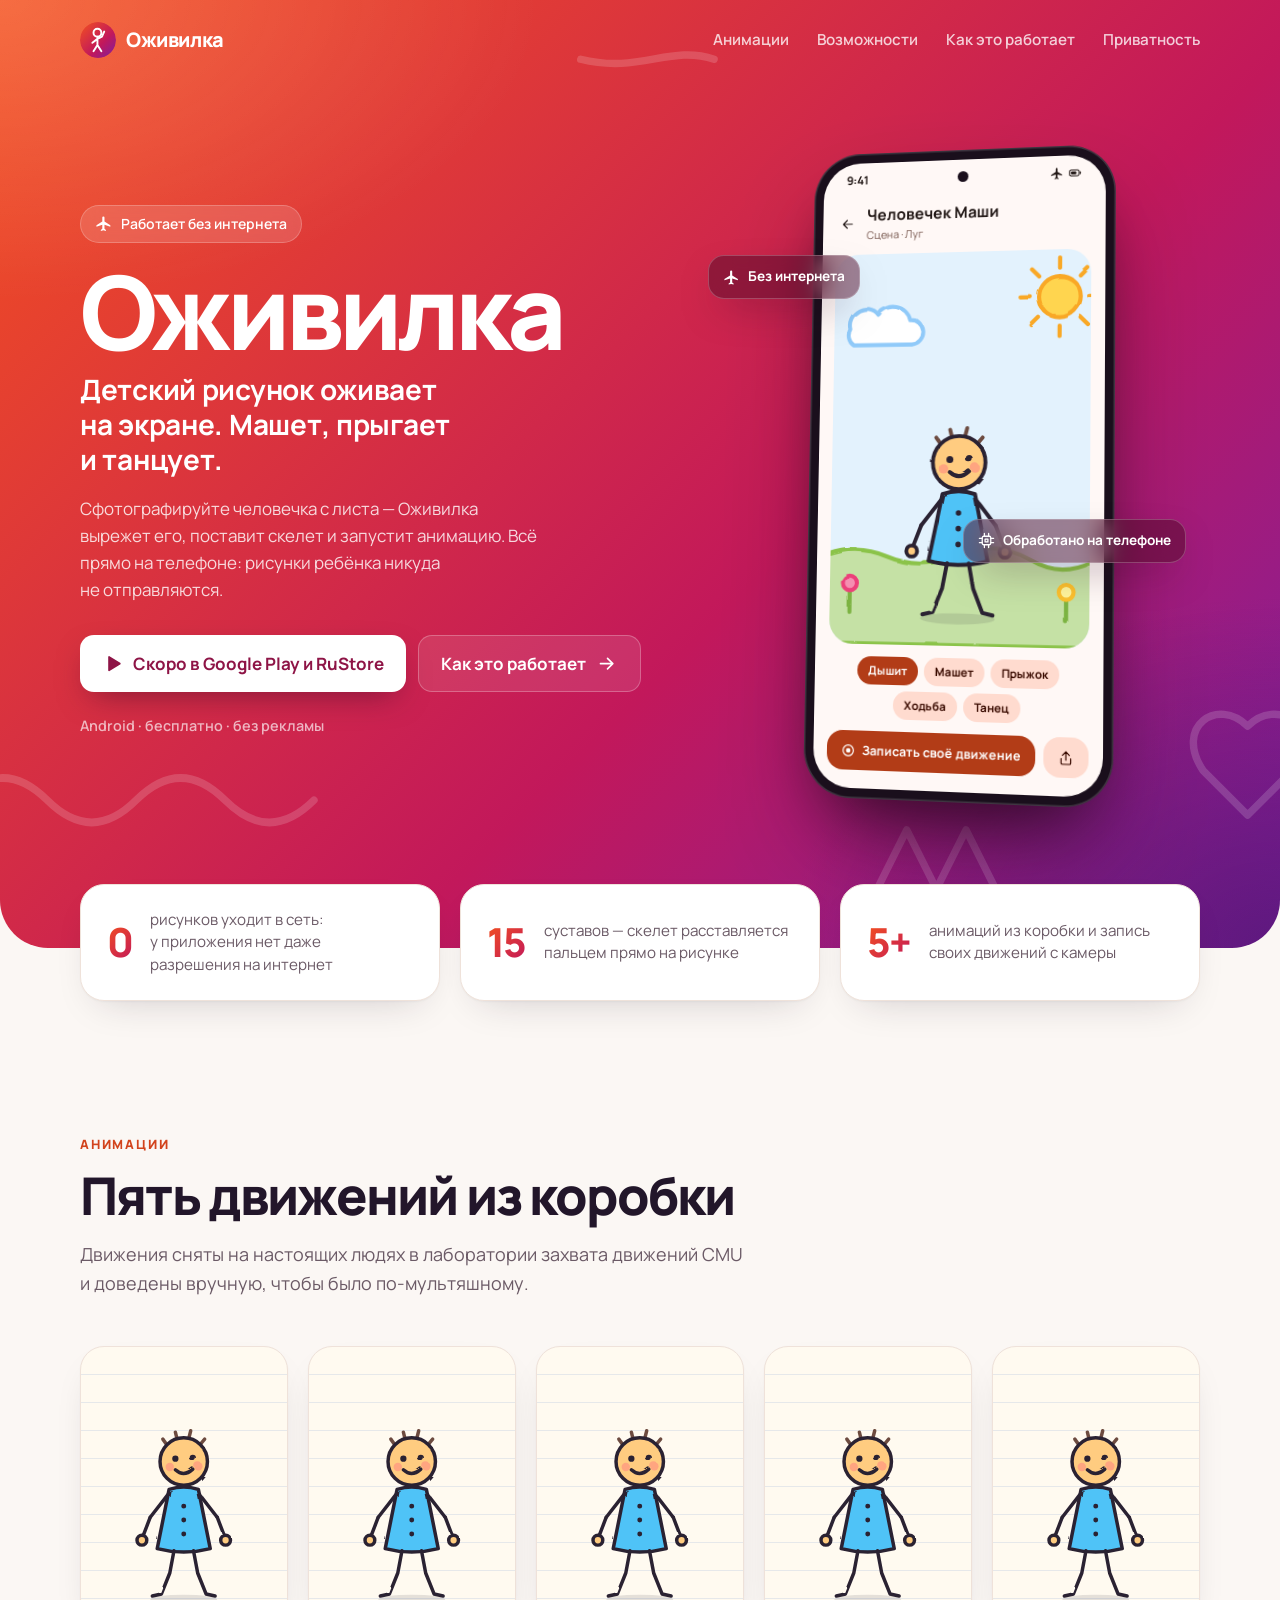
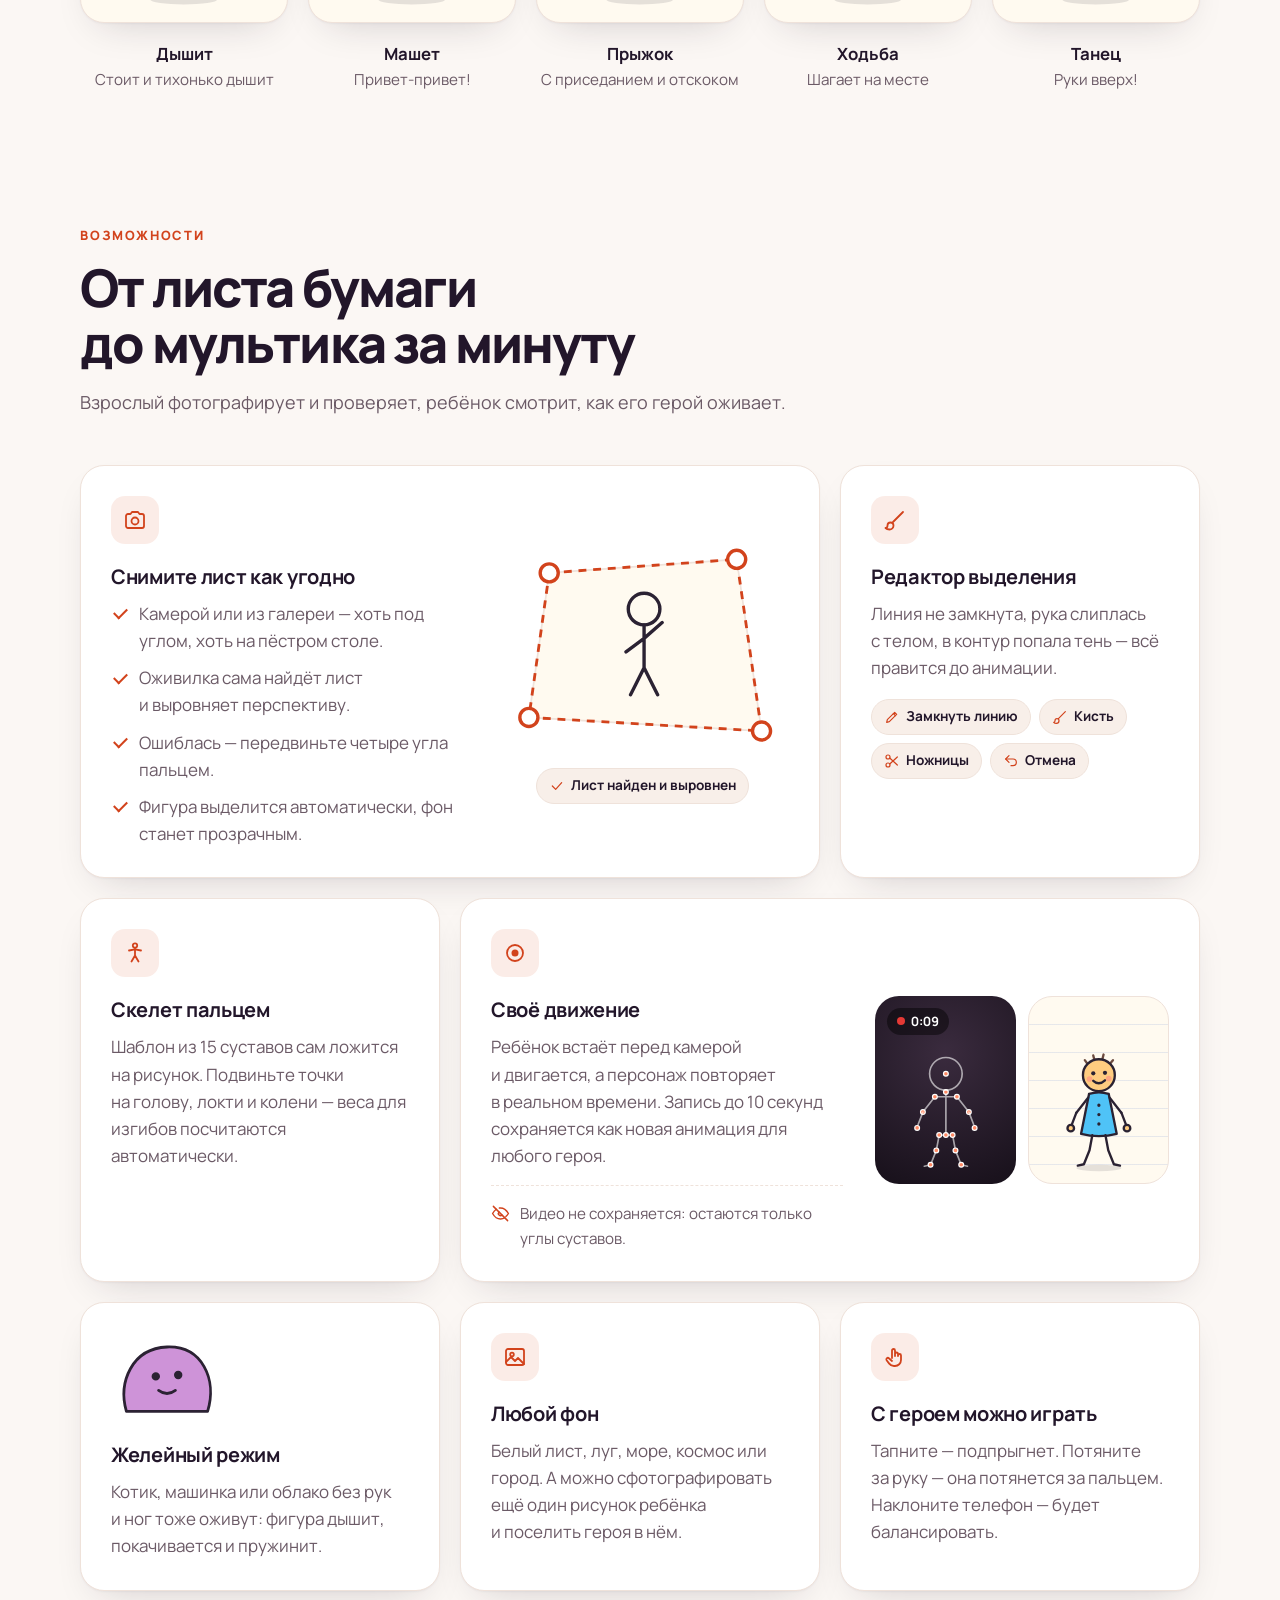
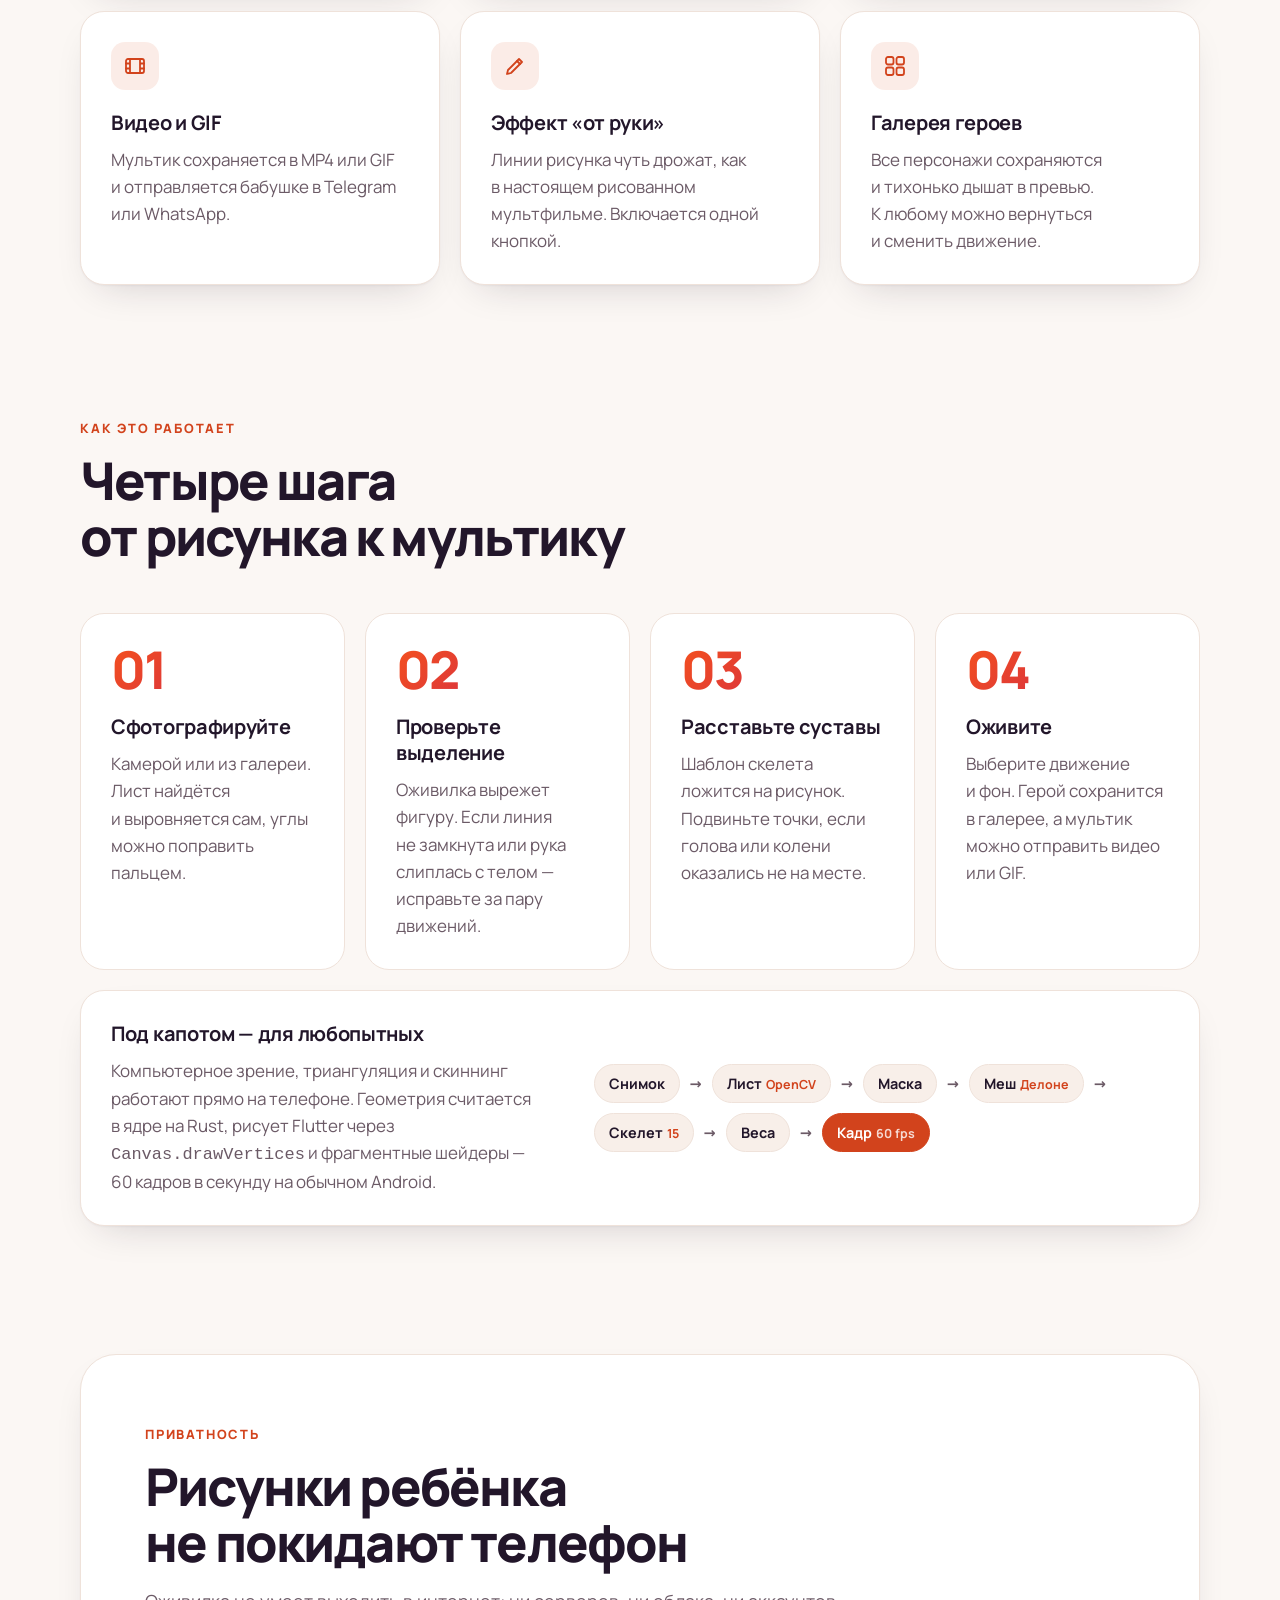
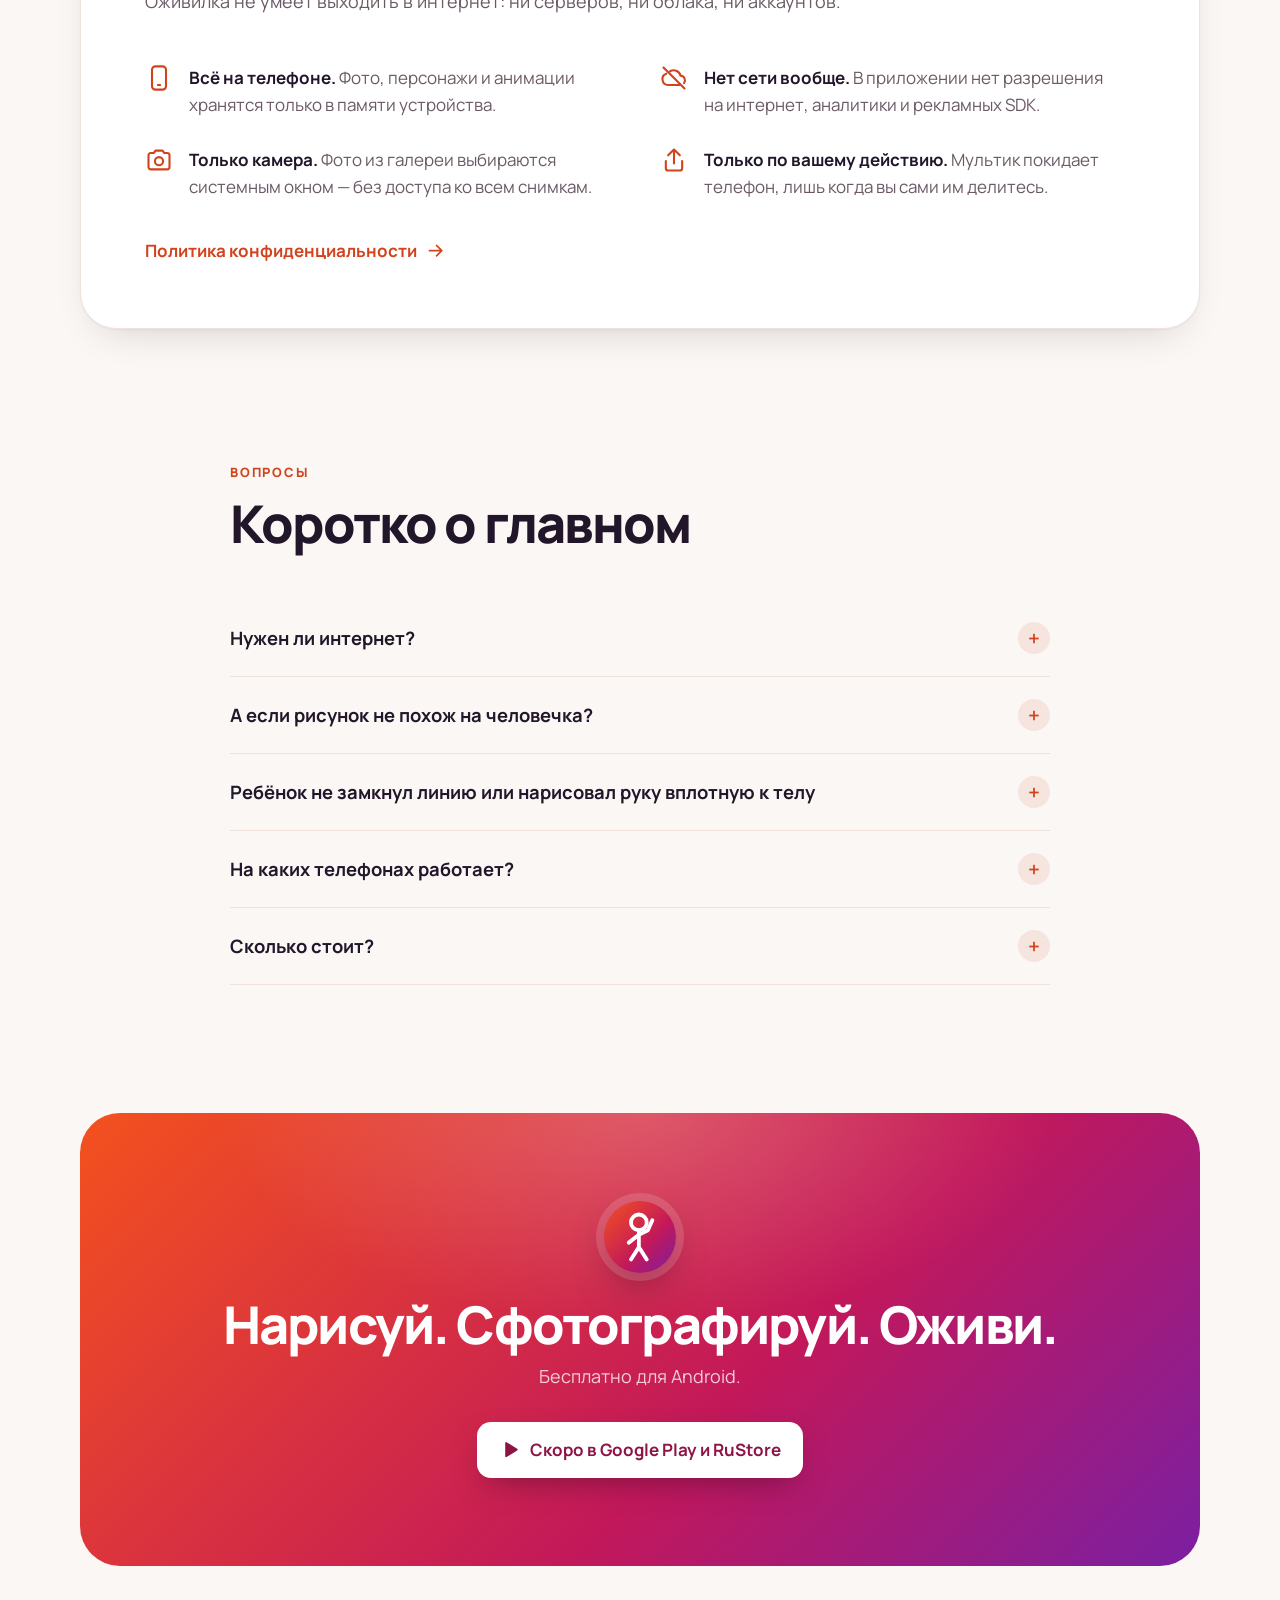
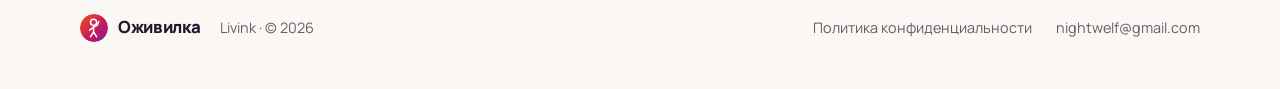
<file: index.html>
<!doctype html>
<html lang="ru">
<head>
<meta charset="utf-8">
<meta name="viewport" content="width=device-width, initial-scale=1">
<title>Оживилка — детский рисунок оживает на экране</title>
<meta name="description" content="Оживилка (Livink) — приложение для Android: сфотографируйте детский рисунок, и персонаж оживёт — машет, прыгает, танцует. Всё на телефоне, без интернета.">
<meta name="theme-color" content="#d84315">
<meta property="og:type" content="website">
<meta property="og:locale" content="ru_RU">
<meta property="og:title" content="Оживилка — детский рисунок оживает на экране">
<meta property="og:description" content="Сфотографируйте человечка с листа — он замашет рукой, запрыгает и затанцует. Полностью офлайн: рисунки никуда не отправляются.">
<meta name="twitter:card" content="summary">
<link rel="icon" href="assets/icon.svg" type="image/svg+xml">
<link rel="preload" href="assets/fonts/manrope-cyrillic.woff2" as="font" type="font/woff2" crossorigin>
<link rel="stylesheet" href="style.css">
<script>document.documentElement.classList.add('js')</script>
<script src="script.js" defer></script>
</head>
<body>

<svg width="0" height="0" style="position:absolute" aria-hidden="true">
  <filter id="wobble">
    <feTurbulence type="fractalNoise" baseFrequency=".04" numOctaves="2" seed="1">
      <animate attributeName="seed" values="1;2;3;4" dur=".5s" calcMode="discrete" repeatCount="indefinite"/>
    </feTurbulence>
    <feDisplacementMap in="SourceGraphic" scale="3"/>
  </filter>
  <symbol id="i-chip" viewBox="0 0 24 24"><rect x="6" y="6" width="12" height="12" rx="2"/><path d="M10 10h4v4h-4zM9 2v4M15 2v4M9 18v4M15 18v4M2 9h4M2 15h4M18 9h4M18 15h4"/></symbol>
  <symbol id="i-camera" viewBox="0 0 24 24"><path d="M3 8a2 2 0 0 1 2-2h2.5L9 4h6l1.5 2H19a2 2 0 0 1 2 2v10a2 2 0 0 1-2 2H5a2 2 0 0 1-2-2z"/><circle cx="12" cy="13" r="3.5"/></symbol>
  <symbol id="i-scissors" viewBox="0 0 24 24"><circle cx="6" cy="6" r="3"/><circle cx="6" cy="18" r="3"/><path d="M8.6 7.6 20 18M8.6 16.4 20 6"/></symbol>
  <symbol id="i-brush" viewBox="0 0 24 24"><path d="M20 4 10 14M7.5 14.5a3 3 0 0 0-3 3c0 1.5-1 2.5-2 2.5 1 1 2.5 1.5 4 1.5a4 4 0 0 0 4-4 3 3 0 0 0-3-3z"/></symbol>
  <symbol id="i-pen" viewBox="0 0 24 24"><path d="m4 20 1-4L16 5l3 3L8 19z"/><path d="m14 7 3 3"/></symbol>
  <symbol id="i-undo" viewBox="0 0 24 24"><path d="M9 14 4 9l5-5"/><path d="M4 9h11a5 5 0 0 1 0 10h-3"/></symbol>
  <symbol id="i-tap" viewBox="0 0 24 24"><path d="M9 13V5.5a1.5 1.5 0 0 1 3 0V11M12 10.5V9a1.5 1.5 0 0 1 3 0v2M15 10.5a1.5 1.5 0 0 1 3 0V15a6 6 0 0 1-6 6h-1a6 6 0 0 1-4.8-2.4L3.6 15.2a1.5 1.5 0 0 1 2.3-1.9L9 16"/></symbol>
  <symbol id="i-person" viewBox="0 0 24 24"><circle cx="12" cy="4.5" r="2.2"/><path d="M12 7.5v7M12 14.5l-3.5 6M12 14.5l3.5 6M6 9.5l6-1.2 6 1.2"/></symbol>
  <symbol id="i-image" viewBox="0 0 24 24"><rect x="3" y="4" width="18" height="16" rx="2"/><circle cx="9" cy="9.5" r="1.8"/><path d="m3 17 5-5 4 4 3-3 6 6"/></symbol>
  <symbol id="i-film" viewBox="0 0 24 24"><rect x="3" y="5" width="18" height="14" rx="2"/><path d="M7 5v14M17 5v14M3 9.5h4M3 14.5h4M17 9.5h4M17 14.5h4"/></symbol>
  <symbol id="i-grid" viewBox="0 0 24 24"><rect x="3" y="3" width="7.5" height="7.5" rx="2"/><rect x="13.5" y="3" width="7.5" height="7.5" rx="2"/><rect x="3" y="13.5" width="7.5" height="7.5" rx="2"/><rect x="13.5" y="13.5" width="7.5" height="7.5" rx="2"/></symbol>
  <symbol id="i-check" viewBox="0 0 24 24"><path d="m5 12 5 5 9-10"/></symbol>
  <symbol id="i-share" viewBox="0 0 24 24"><path d="M12 15V3M7 8l5-5 5 5"/><path d="M5 13v6a2 2 0 0 0 2 2h10a2 2 0 0 0 2-2v-6"/></symbol>
  <symbol id="i-phone" viewBox="0 0 24 24"><rect x="6" y="2" width="12" height="20" rx="3"/><path d="M11 18h2"/></symbol>
  <symbol id="i-cloud-off" viewBox="0 0 24 24"><path d="m3 3 18 18"/><path d="M8.5 6.3A6 6 0 0 1 17.6 10 4 4 0 0 1 20.6 16.4M17 18H7a5 5 0 0 1-1.6-9.7"/></symbol>
  <symbol id="i-eye-off" viewBox="0 0 24 24"><path d="m3 3 18 18"/><path d="M10.6 5.1Q11.3 5 12 5c6 0 10 7 10 7a17 17 0 0 1-3.2 3.9M6.6 6.6C3.9 8.4 2 12 2 12s4 7 10 7a9.7 9.7 0 0 0 5.4-1.6"/><path d="M9.9 9.9a3 3 0 0 0 4.2 4.2"/></symbol>
  <symbol id="i-arrow" viewBox="0 0 24 24"><path d="M5 12h14M13 6l6 6-6 6"/></symbol>
  <symbol id="i-back" viewBox="0 0 24 24"><path d="M19 12H5M11 6l-6 6 6 6"/></symbol>
  <symbol id="i-mail" viewBox="0 0 24 24"><rect x="3" y="5" width="18" height="14" rx="2"/><path d="m3 7 9 6 9-6"/></symbol>
  <symbol id="i-rec" viewBox="0 0 24 24"><circle cx="12" cy="12" r="8"/><circle cx="12" cy="12" r="3.5" fill="currentColor" stroke="none"/></symbol>
  <symbol id="i-play" viewBox="0 0 24 24"><path d="M7 4.5v15a1 1 0 0 0 1.5.9l12-7.5a1 1 0 0 0 0-1.8l-12-7.5A1 1 0 0 0 7 4.5z" fill="currentColor" stroke="none"/></symbol>
  <symbol id="i-plane" viewBox="0 0 24 24"><path d="M21 16v-2l-8-5V3.5a1.5 1.5 0 0 0-3 0V9l-8 5v2l8-2.5V19l-2 1.5V22l3.5-1 3.5 1v-1.5L13 19v-5.5z" fill="currentColor" stroke="none"/></symbol>
  <symbol id="i-battery" viewBox="0 0 24 24"><rect x="3" y="7" width="16" height="10" rx="2.5"/><rect x="5.5" y="9.5" width="9" height="5" rx="1" fill="currentColor" stroke="none"/><path d="M21.5 10.5v3"/></symbol>
</svg>

<!-- Человечек: один рисунок на все сцены, script.js клонирует его в [data-puppet].
     Движение задаёт data-anim на контейнере, позы и суставы — в style.css. -->
<template id="puppet">
  <svg class="puppet" viewBox="0 0 200 270" aria-hidden="true">
    <ellipse class="pp-shadow" cx="100" cy="256" rx="48" ry="7"/>
    <g class="pp-root">
      <g class="pp-torso">
        <path class="pp-shirt pp-body" d="M79 98Q100 91 121 98L138 183Q100 193 62 183Z"/>
        <path class="pp-body pp-dots" d="M100 122v.1M100 142v.1M100 162v.1"/>
        <path class="pp-bone" d="M100 96V186M77 106H123M86 186H114"/>
        <circle class="pp-joint" cx="100" cy="96" r="5"/>
        <circle class="pp-joint" cx="100" cy="186" r="5"/>
      </g>
      <g class="pp-leg pp-leg-l">
        <path d="M86 186 80 218 68 248l-13 3"/>
        <circle class="pp-joint" cx="86" cy="186" r="5"/><circle class="pp-joint" cx="80" cy="218" r="5"/><circle class="pp-joint" cx="68" cy="248" r="5"/>
      </g>
      <g class="pp-leg pp-leg-r">
        <path d="M114 186 120 218 132 248l13 3"/>
        <circle class="pp-joint" cx="114" cy="186" r="5"/><circle class="pp-joint" cx="120" cy="218" r="5"/><circle class="pp-joint" cx="132" cy="248" r="5"/>
      </g>
      <g class="pp-arm pp-arm-l">
        <path d="M77 106 52 138"/>
        <circle class="pp-joint" cx="77" cy="106" r="5"/><circle class="pp-joint" cx="52" cy="138" r="5"/>
        <g class="pp-fore"><path d="M52 138 42 164"/><circle class="pp-skin pp-hand" cx="40" cy="171" r="7"/><circle class="pp-joint" cx="40" cy="171" r="5"/></g>
      </g>
      <g class="pp-arm pp-arm-r">
        <path d="M123 106 148 138"/>
        <circle class="pp-joint" cx="123" cy="106" r="5"/><circle class="pp-joint" cx="148" cy="138" r="5"/>
        <g class="pp-fore"><path d="M148 138 158 164"/><circle class="pp-skin pp-hand" cx="160" cy="171" r="7"/><circle class="pp-joint" cx="160" cy="171" r="5"/></g>
      </g>
      <g class="pp-head">
        <path class="pp-hair" d="M80 40 70 26M92 32l-4-16M106 30l4-16M120 38l10-12"/>
        <circle class="pp-skin" cx="100" cy="58" r="34"/>
        <circle class="pp-eye" cx="88" cy="54" r="4.5"/><circle class="pp-eye" cx="113" cy="53" r="4.5"/>
        <circle class="pp-cheek" cx="80" cy="66" r="6"/><circle class="pp-cheek" cx="121" cy="65" r="6"/>
        <path class="pp-mouth" d="M88 70q12 11 25-1"/>
        <circle class="pp-joint" cx="100" cy="58" r="5"/>
      </g>
    </g>
  </svg>
</template>

<header class="hero">
  <div class="hero-doodles" aria-hidden="true">
    <svg viewBox="0 0 1200 640" preserveAspectRatio="xMidYMid slice">
      <path d="M90 70l14 30 32 4-24 22 6 32-28-16-28 16 6-32-24-22 32-4z"/>
      <path d="M1100 110c0-20 30-20 30 0s-50 30-50 0 60-50 70 0-40 70-80 40"/>
      <path d="M980 520c-20-30 10-50 30-30 20-20 50 0 30 30l-30 30z"/>
      <path d="M140 540q30-30 60 0t60 0 60 0 60 0"/>
      <path d="M560 40c40 10 60-10 90 0"/>
      <path d="M760 600l20-40 20 40 20-40 20 40"/>
    </svg>
  </div>

  <nav class="nav container">
    <a class="logo" href="index.html"><img src="assets/icon.svg" alt="" width="36" height="36">Оживилка</a>
    <div class="nav-links">
      <a href="#moves">Анимации</a>
      <a href="#features">Возможности</a>
      <a href="#how">Как это работает</a>
      <a href="#privacy">Приватность</a>
    </div>
  </nav>

  <div class="hero-grid container">
    <div class="hero-text reveal">
      <span class="chip"><svg class="i"><use href="#i-plane"/></svg>Работает без интернета</span>
      <h1>Оживилка</h1>
      <p class="lead">Детский рисунок оживает на&nbsp;экране. Машет, прыгает и&nbsp;танцует.</p>
      <p class="sub">Сфотографируйте человечка с&nbsp;листа&nbsp;— Оживилка вырежет его, поставит скелет и&nbsp;запустит анимацию. Всё прямо на&nbsp;телефоне: рисунки ребёнка никуда не&nbsp;отправляются.</p>
      <div class="actions">
        <span class="btn btn-light btn-soon"><svg class="i"><use href="#i-play"/></svg>Скоро в Google Play и RuStore</span>
        <a class="btn btn-ghost" href="#how">Как это работает<svg class="i"><use href="#i-arrow"/></svg></a>
      </div>
      <p class="meta">Android · бесплатно · без рекламы</p>
    </div>

    <div class="phone-wrap reveal" style="--d:2">
      <div class="phone">
        <div class="screen">
          <div class="p-status"><span>9:41</span><span><svg class="i"><use href="#i-plane"/></svg><svg class="i"><use href="#i-battery"/></svg></span></div>
          <div class="p-bar">
            <svg class="i"><use href="#i-back"/></svg>
            <div><b>Человечек Маши</b><small>Сцена · Луг</small></div>
          </div>
          <div class="p-scene" role="img" aria-label="Нарисованный ребёнком человечек двигается на фоне луга">
            <svg class="bg" viewBox="0 0 280 380" preserveAspectRatio="xMidYMax slice" aria-hidden="true">
              <g stroke-width="4" stroke-linecap="round" stroke-linejoin="round">
                <path d="M236 18v-10M236 74v10M208 46h-10M264 46h10M216 26l-7-7M256 66l7 7M256 26l7-7M216 66l-7 7" stroke="#f9a825"/>
                <circle cx="236" cy="46" r="20" fill="#ffd54f" stroke="#f9a825"/>
                <path d="M30 74a16 16 0 0 1 28-14 18 18 0 0 1 32 6 12 12 0 0 1 2 24H34a12 12 0 0 1-4-16z" fill="#fff" stroke="#90caf9"/>
                <path d="M0 300q35-18 70-4t70-2 70 4 70-6V380H0z" fill="#c5e1a5" stroke="#8bc34a"/>
                <path d="M34 350v-22M244 356v-22" stroke="#7cb342"/>
                <circle cx="34" cy="322" r="7" fill="#f48fb1" stroke="#ec407a"/>
                <circle cx="244" cy="328" r="7" fill="#fff59d" stroke="#fbc02d"/>
              </g>
            </svg>
            <div class="p-stage" data-puppet data-anim="idle"></div>
          </div>
          <div class="p-anims">
            <button type="button" data-anim="idle">Дышит</button>
            <button type="button" data-anim="wave">Машет</button>
            <button type="button" data-anim="jump">Прыжок</button>
            <button type="button" data-anim="walk">Ходьба</button>
            <button type="button" data-anim="dance">Танец</button>
          </div>
          <div class="p-actions" aria-hidden="true">
            <span class="p-rec"><svg class="i"><use href="#i-rec"/></svg>Записать своё движение</span>
            <span class="p-share"><svg class="i"><use href="#i-share"/></svg></span>
          </div>
        </div>
      </div>
      <div class="float float-a" aria-hidden="true"><svg class="i"><use href="#i-plane"/></svg>Без интернета</div>
      <div class="float float-b" aria-hidden="true"><svg class="i"><use href="#i-chip"/></svg>Обработано на телефоне</div>
    </div>
  </div>
</header>

<main>

<section class="stats container">
  <div class="stat reveal"><b class="grad-text">0</b><span>рисунков уходит в&nbsp;сеть: у&nbsp;приложения нет даже разрешения на&nbsp;интернет</span></div>
  <div class="stat reveal" style="--d:1"><b class="grad-text">15</b><span>суставов&nbsp;— скелет расставляется пальцем прямо на&nbsp;рисунке</span></div>
  <div class="stat reveal" style="--d:2"><b class="grad-text">5+</b><span>анимаций из&nbsp;коробки и&nbsp;запись своих движений с&nbsp;камеры</span></div>
</section>

<section class="section container" id="moves">
  <div class="section-head reveal">
    <span class="eyebrow">Анимации</span>
    <h2>Пять движений из&nbsp;коробки</h2>
    <p>Движения сняты на&nbsp;настоящих людях в&nbsp;лаборатории захвата движений CMU и&nbsp;доведены вручную, чтобы было по-мультяшному.</p>
  </div>
  <div class="moves">
    <figure class="move reveal">
      <div class="stage" data-puppet data-anim="idle"></div>
      <figcaption><b>Дышит</b>Стоит и&nbsp;тихонько дышит</figcaption>
    </figure>
    <figure class="move reveal" style="--d:1">
      <div class="stage" data-puppet data-anim="wave"></div>
      <figcaption><b>Машет</b>Привет-привет!</figcaption>
    </figure>
    <figure class="move reveal" style="--d:2">
      <div class="stage" data-puppet data-anim="jump"></div>
      <figcaption><b>Прыжок</b>С&nbsp;приседанием и&nbsp;отскоком</figcaption>
    </figure>
    <figure class="move reveal" style="--d:3">
      <div class="stage" data-puppet data-anim="walk"></div>
      <figcaption><b>Ходьба</b>Шагает на&nbsp;месте</figcaption>
    </figure>
    <figure class="move reveal" style="--d:4">
      <div class="stage" data-puppet data-anim="dance"></div>
      <figcaption><b>Танец</b>Руки вверх!</figcaption>
    </figure>
  </div>
</section>

<section class="section container" id="features">
  <div class="section-head reveal">
    <span class="eyebrow">Возможности</span>
    <h2>От&nbsp;листа бумаги до&nbsp;мультика за&nbsp;минуту</h2>
    <p>Взрослый фотографирует и&nbsp;проверяет, ребёнок смотрит, как его герой оживает.</p>
  </div>

  <div class="bento">
    <article class="card wide reveal">
      <div>
        <div class="icon"><svg class="i"><use href="#i-camera"/></svg></div>
        <h3>Снимите лист как угодно</h3>
        <ul class="ticks">
          <li>Камерой или из&nbsp;галереи&nbsp;— хоть под углом, хоть на&nbsp;пёстром столе.</li>
          <li>Оживилка сама найдёт лист и&nbsp;выровняет перспективу.</li>
          <li>Ошиблась&nbsp;— передвиньте четыре угла пальцем.</li>
          <li>Фигура выделится автоматически, фон станет прозрачным.</li>
        </ul>
      </div>
      <div class="sheet-mock" aria-hidden="true">
        <svg viewBox="0 0 260 190">
          <polygon class="paper" points="48,30 214,18 236,170 30,158"/>
          <g class="doodle">
            <circle cx="132" cy="62" r="14"/>
            <path d="M132 76v38M132 114l-12 24M132 114l12 24M132 88l-16 12M132 88l16-14"/>
          </g>
          <polygon class="quad" points="48,30 214,18 236,170 30,158"/>
          <circle class="handle" cx="48" cy="30" r="8"/><circle class="handle" cx="214" cy="18" r="8"/>
          <circle class="handle" cx="236" cy="170" r="8"/><circle class="handle" cx="30" cy="158" r="8"/>
        </svg>
        <span class="pill"><svg class="i"><use href="#i-check"/></svg>Лист найден и&nbsp;выровнен</span>
      </div>
    </article>

    <article class="card reveal" style="--d:1">
      <div class="icon"><svg class="i"><use href="#i-brush"/></svg></div>
      <h3>Редактор выделения</h3>
      <p>Линия не&nbsp;замкнута, рука слиплась с&nbsp;телом, в&nbsp;контур попала тень&nbsp;— всё правится до&nbsp;анимации.</p>
      <div class="pills">
        <span class="pill"><svg class="i"><use href="#i-pen"/></svg>Замкнуть линию</span>
        <span class="pill"><svg class="i"><use href="#i-brush"/></svg>Кисть</span>
        <span class="pill"><svg class="i"><use href="#i-scissors"/></svg>Ножницы</span>
        <span class="pill"><svg class="i"><use href="#i-undo"/></svg>Отмена</span>
      </div>
    </article>

    <article class="card reveal">
      <div class="icon"><svg class="i"><use href="#i-person"/></svg></div>
      <h3>Скелет пальцем</h3>
      <p>Шаблон из&nbsp;15&nbsp;суставов сам ложится на&nbsp;рисунок. Подвиньте точки на&nbsp;голову, локти и&nbsp;колени&nbsp;— веса для изгибов посчитаются автоматически.</p>
    </article>

    <article class="card wide reveal" style="--d:1">
      <div>
        <div class="icon"><svg class="i"><use href="#i-rec"/></svg></div>
        <h3>Своё движение</h3>
        <p>Ребёнок встаёт перед камерой и&nbsp;двигается, а&nbsp;персонаж повторяет в&nbsp;реальном времени. Запись до&nbsp;10&nbsp;секунд сохраняется как новая анимация для любого героя.</p>
        <p class="note"><svg class="i"><use href="#i-eye-off"/></svg>Видео не&nbsp;сохраняется: остаются только углы суставов.</p>
      </div>
      <div class="mocap" aria-hidden="true">
        <div class="stage cam bones" data-puppet data-anim="wave"><span class="rec"><i></i><span data-clock>0:07</span></span></div>
        <div class="stage" data-puppet data-anim="wave"></div>
      </div>
    </article>

    <article class="card reveal">
      <svg class="jelly" viewBox="0 0 160 120" aria-hidden="true">
        <g class="blob">
          <path d="M22 112C10 70 30 22 80 20s72 46 58 92Z" fill="#ce93d8"/>
          <circle cx="64" cy="62" r="4" fill="#2b2233"/><circle cx="96" cy="60" r="4" fill="#2b2233"/>
          <path d="M68 82q12 9 24 0" fill="none"/>
        </g>
      </svg>
      <h3>Желейный режим</h3>
      <p>Котик, машинка или облако без рук и&nbsp;ног тоже оживут: фигура дышит, покачивается и&nbsp;пружинит.</p>
    </article>

    <article class="card reveal" style="--d:1">
      <div class="icon"><svg class="i"><use href="#i-image"/></svg></div>
      <h3>Любой фон</h3>
      <p>Белый лист, луг, море, космос или город. А&nbsp;можно сфотографировать ещё один рисунок ребёнка и&nbsp;поселить героя в&nbsp;нём.</p>
    </article>

    <article class="card reveal" style="--d:2">
      <div class="icon"><svg class="i"><use href="#i-tap"/></svg></div>
      <h3>С&nbsp;героем можно играть</h3>
      <p>Тапните&nbsp;— подпрыгнет. Потяните за&nbsp;руку&nbsp;— она потянется за&nbsp;пальцем. Наклоните телефон&nbsp;— будет балансировать.</p>
    </article>

    <article class="card reveal">
      <div class="icon"><svg class="i"><use href="#i-film"/></svg></div>
      <h3>Видео и&nbsp;GIF</h3>
      <p>Мультик сохраняется в&nbsp;MP4 или GIF и&nbsp;отправляется бабушке в&nbsp;Telegram или WhatsApp.</p>
    </article>

    <article class="card reveal" style="--d:1">
      <div class="icon"><svg class="i"><use href="#i-pen"/></svg></div>
      <h3>Эффект «от&nbsp;руки»</h3>
      <p>Линии рисунка чуть дрожат, как в&nbsp;настоящем рисованном мультфильме. Включается одной кнопкой.</p>
    </article>

    <article class="card reveal" style="--d:2">
      <div class="icon"><svg class="i"><use href="#i-grid"/></svg></div>
      <h3>Галерея героев</h3>
      <p>Все персонажи сохраняются и&nbsp;тихонько дышат в&nbsp;превью. К&nbsp;любому можно вернуться и&nbsp;сменить движение.</p>
    </article>
  </div>
</section>

<section class="section container" id="how">
  <div class="section-head reveal">
    <span class="eyebrow">Как это работает</span>
    <h2>Четыре шага от&nbsp;рисунка к&nbsp;мультику</h2>
  </div>

  <ol class="steps">
    <li class="step reveal"><h3>Сфотографируйте</h3><p>Камерой или из&nbsp;галереи. Лист найдётся и&nbsp;выровняется сам, углы можно поправить пальцем.</p></li>
    <li class="step reveal" style="--d:1"><h3>Проверьте выделение</h3><p>Оживилка вырежет фигуру. Если линия не&nbsp;замкнута или рука слиплась с&nbsp;телом&nbsp;— исправьте за&nbsp;пару движений.</p></li>
    <li class="step reveal" style="--d:2"><h3>Расставьте суставы</h3><p>Шаблон скелета ложится на&nbsp;рисунок. Подвиньте точки, если голова или колени оказались не&nbsp;на&nbsp;месте.</p></li>
    <li class="step reveal" style="--d:3"><h3>Оживите</h3><p>Выберите движение и&nbsp;фон. Герой сохранится в&nbsp;галерее, а&nbsp;мультик можно отправить видео или GIF.</p></li>
  </ol>

  <div class="card engine reveal">
    <div>
      <h3>Под капотом&nbsp;— для любопытных</h3>
      <p>Компьютерное зрение, триангуляция и&nbsp;скиннинг работают прямо на&nbsp;телефоне. Геометрия считается в&nbsp;ядре на&nbsp;Rust, рисует Flutter через <code>Canvas.drawVertices</code> и&nbsp;фрагментные шейдеры&nbsp;— 60&nbsp;кадров в&nbsp;секунду на&nbsp;обычном Android.</p>
    </div>
    <ol class="pipe">
      <li><span>Снимок</span></li>
      <li><span>Лист<small>OpenCV</small></span></li>
      <li><span>Маска</span></li>
      <li><span>Меш<small>Делоне</small></span></li>
      <li><span>Скелет<small>15</small></span></li>
      <li><span>Веса</span></li>
      <li><span>Кадр<small>60 fps</small></span></li>
    </ol>
  </div>
</section>

<section class="section container" id="privacy">
  <div class="privacy reveal">
    <div class="section-head">
      <span class="eyebrow">Приватность</span>
      <h2>Рисунки ребёнка не&nbsp;покидают телефон</h2>
      <p>Оживилка не&nbsp;умеет выходить в&nbsp;интернет: ни&nbsp;серверов, ни&nbsp;облака, ни&nbsp;аккаунтов.</p>
    </div>
    <div class="privacy-grid">
      <div><svg class="i"><use href="#i-phone"/></svg><p><b>Всё на&nbsp;телефоне.</b> Фото, персонажи и&nbsp;анимации хранятся только в&nbsp;памяти устройства.</p></div>
      <div><svg class="i"><use href="#i-cloud-off"/></svg><p><b>Нет сети вообще.</b> В&nbsp;приложении нет разрешения на&nbsp;интернет, аналитики и&nbsp;рекламных SDK.</p></div>
      <div><svg class="i"><use href="#i-camera"/></svg><p><b>Только камера.</b> Фото из&nbsp;галереи выбираются системным окном&nbsp;— без доступа ко&nbsp;всем снимкам.</p></div>
      <div><svg class="i"><use href="#i-share"/></svg><p><b>Только по&nbsp;вашему действию.</b> Мультик покидает телефон, лишь когда вы&nbsp;сами им&nbsp;делитесь.</p></div>
    </div>
    <a class="link" href="privacy.html">Политика конфиденциальности<svg class="i"><use href="#i-arrow"/></svg></a>
  </div>
</section>

<section class="section container faq" id="faq">
  <div class="section-head reveal">
    <span class="eyebrow">Вопросы</span>
    <h2>Коротко о&nbsp;главном</h2>
  </div>
  <details class="reveal">
    <summary>Нужен ли интернет?</summary>
    <p>Нет, совсем. У&nbsp;приложения нет разрешения на&nbsp;доступ к&nbsp;сети: распознавание листа, выделение фигуры, скелет и&nbsp;анимация работают на&nbsp;самом телефоне. Хоть в&nbsp;самолёте, хоть на&nbsp;даче без связи.</p>
  </details>
  <details class="reveal">
    <summary>А&nbsp;если рисунок не&nbsp;похож на&nbsp;человечка?</summary>
    <p>Котик, машинка или облако оживут в&nbsp;желейном режиме: без скелета фигура дышит, покачивается и&nbsp;пружинит. Скелеты для четвероногих появятся в&nbsp;следующих версиях.</p>
  </details>
  <details class="reveal">
    <summary>Ребёнок не&nbsp;замкнул линию или нарисовал руку вплотную к&nbsp;телу</summary>
    <p>Это поправимо в&nbsp;редакторе выделения: проведите линию через разрыв&nbsp;— и&nbsp;заливка пересчитается, а&nbsp;ножницами отрежьте руку от&nbsp;тела, чтобы она двигалась отдельно.</p>
  </details>
  <details class="reveal">
    <summary>На&nbsp;каких телефонах работает?</summary>
    <p>На&nbsp;Android 8.0 и&nbsp;новее. Версия для iPhone появится позже.</p>
  </details>
  <details class="reveal">
    <summary>Сколько стоит?</summary>
    <p>Бесплатно. Без рекламы, подписок и&nbsp;встроенных покупок.</p>
  </details>
</section>

<section class="container">
  <div class="cta reveal">
    <img src="assets/icon.svg" alt="" width="72" height="72">
    <h2>Нарисуй. Сфотографируй. Оживи.</h2>
    <p>Бесплатно для Android.</p>
    <span class="btn btn-light btn-soon"><svg class="i"><use href="#i-play"/></svg>Скоро в Google Play и RuStore</span>
  </div>
</section>

</main>

<footer class="footer container">
  <a class="logo" href="index.html"><img src="assets/icon.svg" alt="" width="28" height="28">Оживилка</a>
  <span>Livink · © 2026</span>
  <nav>
    <a href="privacy.html">Политика конфиденциальности</a>
    <a href="mailto:nightwelf@gmail.com">nightwelf@gmail.com</a>
  </nav>
</footer>

</body>
</html>
</file>
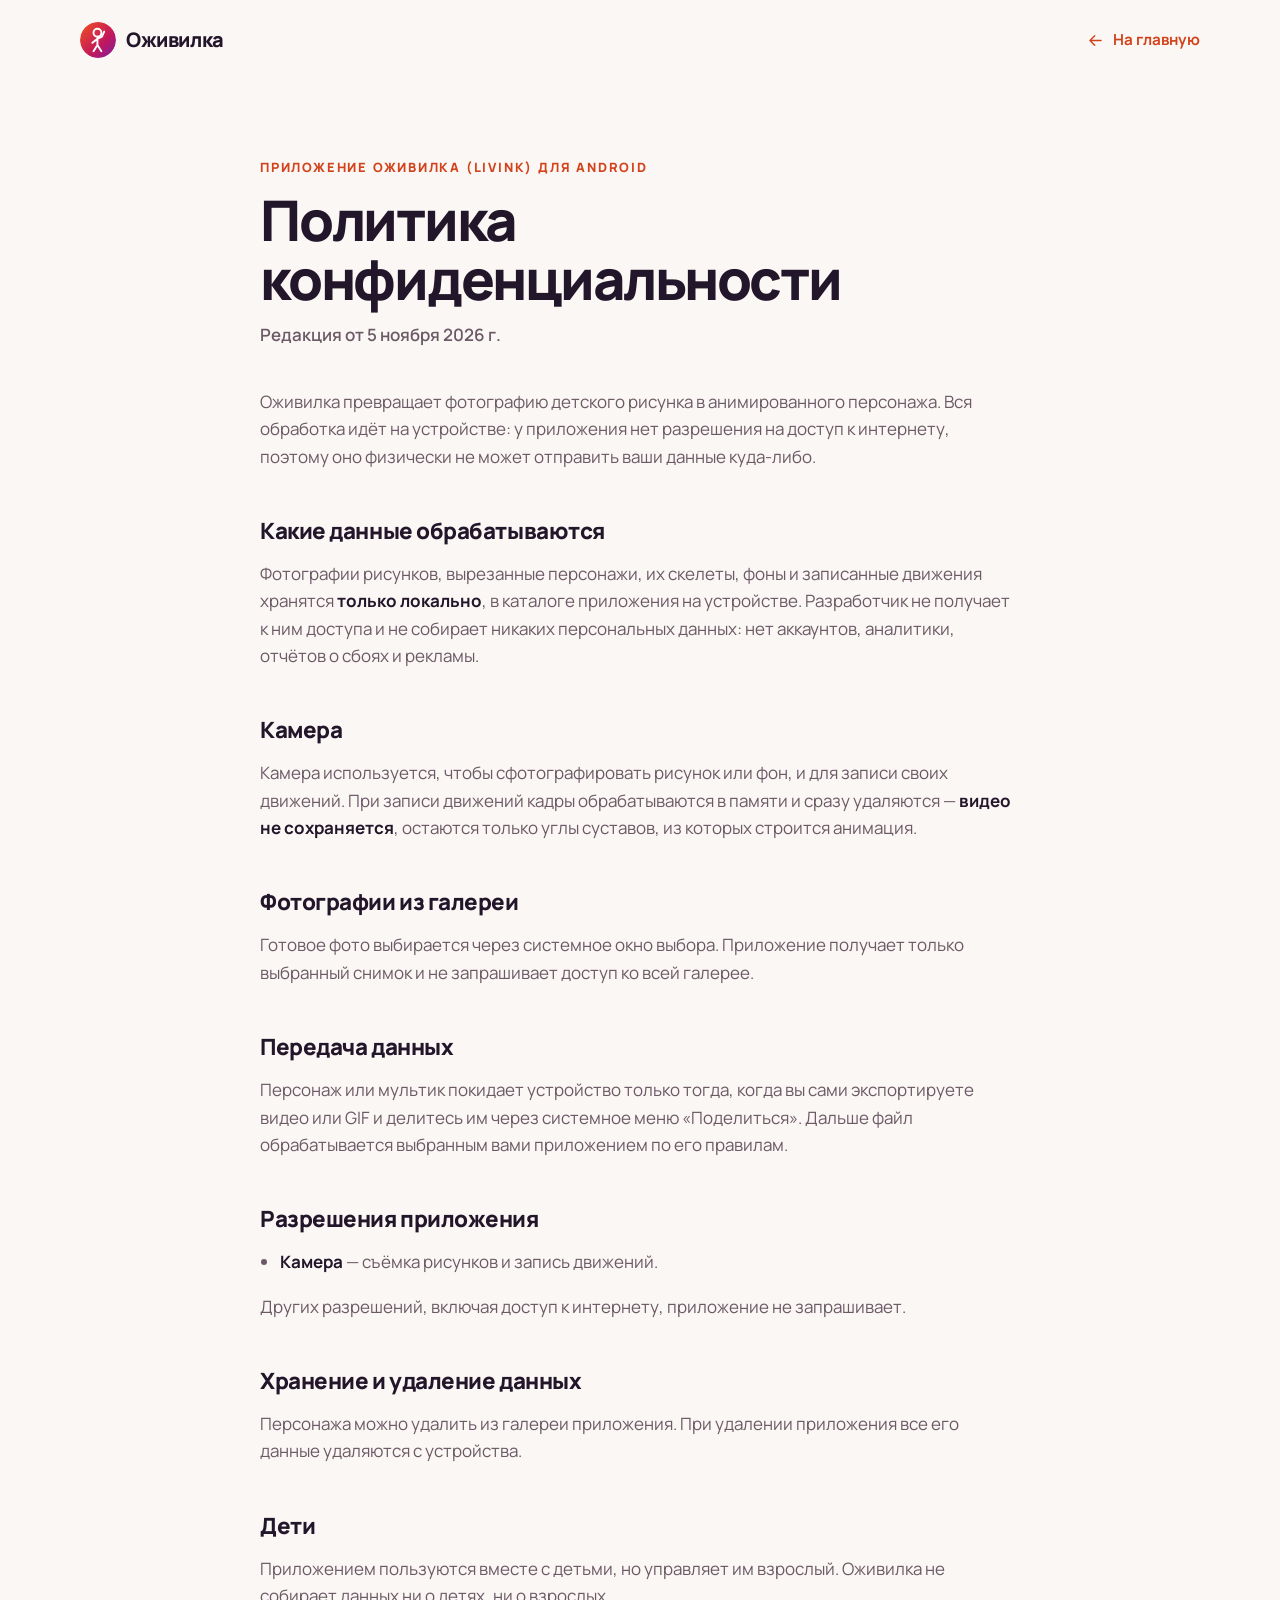
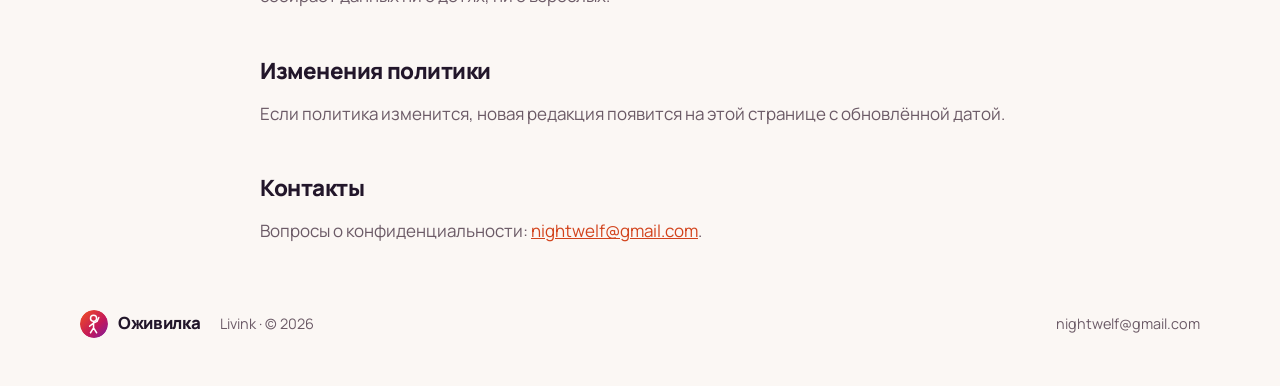
<file: privacy.html>
<!doctype html>
<html lang="ru">
<head>
<meta charset="utf-8">
<meta name="viewport" content="width=device-width, initial-scale=1">
<title>Политика конфиденциальности — Оживилка</title>
<meta name="description" content="Политика конфиденциальности приложения Оживилка (Livink) для Android.">
<link rel="icon" href="assets/icon.svg" type="image/svg+xml">
<meta name="theme-color" content="#d84315">
<link rel="stylesheet" href="style.css">
</head>
<body>

<svg width="0" height="0" style="position:absolute" aria-hidden="true">
  <symbol id="i-back" viewBox="0 0 24 24"><path d="M19 12H5M11 6l-6 6 6 6"/></symbol>
</svg>

<nav class="page-nav container">
  <a class="logo" href="index.html"><img src="assets/icon.svg" alt="" width="36" height="36">Оживилка</a>
  <a class="link" href="index.html"><svg class="i"><use href="#i-back"/></svg>На главную</a>
</nav>

<main class="doc container">

<span class="eyebrow">Приложение Оживилка (Livink) для Android</span>
<h1>Политика конфиденциальности</h1>
<p class="updated">Редакция от 5 ноября 2026 г.</p>

<p>
  Оживилка превращает фотографию детского рисунка в анимированного
  персонажа. Вся обработка идёт на устройстве: у приложения нет
  разрешения на доступ к интернету, поэтому оно физически не может
  отправить ваши данные куда-либо.
</p>

<h2>Какие данные обрабатываются</h2>
<p>
  Фотографии рисунков, вырезанные персонажи, их скелеты, фоны и
  записанные движения хранятся <strong>только локально</strong>, в
  каталоге приложения на устройстве. Разработчик не получает к ним
  доступа и не собирает никаких персональных данных: нет аккаунтов,
  аналитики, отчётов о сбоях и рекламы.
</p>

<h2>Камера</h2>
<p>
  Камера используется, чтобы сфотографировать рисунок или фон, и для
  записи своих движений. При записи движений кадры обрабатываются в
  памяти и сразу удаляются — <strong>видео не сохраняется</strong>,
  остаются только углы суставов, из которых строится анимация.
</p>

<h2>Фотографии из галереи</h2>
<p>
  Готовое фото выбирается через системное окно выбора. Приложение
  получает только выбранный снимок и не запрашивает доступ ко всей
  галерее.
</p>

<h2>Передача данных</h2>
<p>
  Персонаж или мультик покидает устройство только тогда, когда вы сами
  экспортируете видео или GIF и делитесь им через системное меню
  «Поделиться». Дальше файл обрабатывается выбранным вами приложением
  по его правилам.
</p>

<h2>Разрешения приложения</h2>
<ul>
  <li><strong>Камера</strong> — съёмка рисунков и запись движений.</li>
</ul>
<p>Других разрешений, включая доступ к интернету, приложение не запрашивает.</p>

<h2>Хранение и удаление данных</h2>
<p>
  Персонажа можно удалить из галереи приложения. При удалении
  приложения все его данные удаляются с устройства.
</p>

<h2>Дети</h2>
<p>
  Приложением пользуются вместе с детьми, но управляет им взрослый.
  Оживилка не собирает данных ни о детях, ни о взрослых.
</p>

<h2>Изменения политики</h2>
<p>
  Если политика изменится, новая редакция появится на этой странице с
  обновлённой датой.
</p>

<h2>Контакты</h2>
<p>
  Вопросы о конфиденциальности: <a href="mailto:nightwelf@gmail.com">nightwelf@gmail.com</a>.
</p>

</main>

<footer class="footer container">
  <a class="logo" href="index.html"><img src="assets/icon.svg" alt="" width="28" height="28">Оживилка</a>
  <span>Livink · © 2026</span>
  <nav>
    <a href="mailto:nightwelf@gmail.com">nightwelf@gmail.com</a>
  </nav>
</footer>

</body>
</html>
</file>
<file: style.css>
@font-face {
  font-family: "Manrope";
  font-style: normal;
  font-weight: 200 800;
  font-display: swap;
  src: url("assets/fonts/manrope-cyrillic.woff2") format("woff2");
  unicode-range: U+0301, U+0400-045F, U+0490-0491, U+04B0-04B1, U+2116;
}
@font-face {
  font-family: "Manrope";
  font-style: normal;
  font-weight: 200 800;
  font-display: swap;
  src: url("assets/fonts/manrope-latin.woff2") format("woff2");
  unicode-range: U+0000-00FF, U+0131, U+0152-0153, U+02BB-02BC, U+02C6, U+02DA, U+02DC, U+0304, U+0308, U+0329, U+2000-206F, U+20AC, U+2122, U+2191, U+2193, U+2212, U+2215, U+FEFF, U+FFFD;
}

:root {
  color-scheme: light;
  --bg: #fbf7f4;
  --surface: #ffffff;
  --surface-2: #f8efe9;
  --fg: #22162a;
  --muted: #6b5a66;
  --border: #efe2da;
  --accent: #d2431c;
  --on-accent: #ffffff;
  --accent-soft: rgb(210 67 28 / .1);
  --grad: linear-gradient(135deg, #f4511e, #c2185b 60%, #7b1fa2);
  --grad-text: linear-gradient(135deg, #f4511e, #c2185b);
  --shadow: 0 1px 2px rgb(34 22 42 / .04), 0 16px 40px -20px rgb(34 22 42 / .22);
  --radius: 24px;
  /* Рисунки лежат на бумаге и в тёмной теме: лист остаётся светлым. */
  --paper: #fffaf0;
  --ink: #2b2233;
}

@media (prefers-color-scheme: dark) {
  :root {
    color-scheme: dark;
    --bg: #140c16;
    --surface: #1e1420;
    --surface-2: #2a1c2c;
    --fg: #f7eef3;
    --muted: #c0a9b7;
    --border: #3a283b;
    --accent: #ff9e7a;
    --on-accent: #140c16;
    --accent-soft: rgb(255 158 122 / .12);
    --grad: linear-gradient(135deg, #b83a16, #8e1446 60%, #4a1468);
    --grad-text: linear-gradient(135deg, #ffccbc, #f48fb1);
    --shadow: 0 1px 2px rgb(0 0 0 / .3), 0 20px 48px -24px rgb(0 0 0 / .7);
    --paper: #f1e9dc;
  }
}

* { box-sizing: border-box; }

html { scroll-behavior: smooth; }

body {
  margin: 0;
  background: var(--bg);
  color: var(--fg);
  font-family: "Manrope", system-ui, -apple-system, "Segoe UI", Roboto, sans-serif;
  font-size: 17px;
  line-height: 1.6;
  -webkit-font-smoothing: antialiased;
}

img { display: block; }
a { color: var(--accent); }
h1, h2, h3 { text-wrap: balance; }

:focus-visible { outline: 3px solid var(--accent); outline-offset: 3px; border-radius: 6px; }

.container { width: min(1120px, 100% - 32px); margin-inline: auto; }

.i {
  width: 1.25em;
  height: 1.25em;
  flex-shrink: 0;
  fill: none;
  stroke: currentColor;
  stroke-width: 1.8;
  stroke-linecap: round;
  stroke-linejoin: round;
}

.grad-text {
  background: var(--grad-text);
  -webkit-background-clip: text;
  background-clip: text;
  color: transparent;
}

/* ---------- Buttons ---------- */

.btn {
  display: inline-flex;
  align-items: center;
  gap: 10px;
  padding: 14px 22px;
  border-radius: 14px;
  font-weight: 700;
  text-decoration: none;
  transition: transform .2s, box-shadow .2s, background-color .2s;
}
.btn:hover { transform: translateY(-2px); }
.btn-soon { cursor: default; }
.btn-soon:hover { transform: none; }
.btn-light { background: #fff; color: #8e1446; box-shadow: 0 12px 32px -12px rgb(60 10 40 / .6); }
.btn-ghost { color: #fff; background: rgb(255 255 255 / .1); border: 1px solid rgb(255 255 255 / .25); }
.btn-ghost:hover { background: rgb(255 255 255 / .18); }
.btn-primary { background: var(--accent); color: var(--on-accent); box-shadow: 0 12px 32px -14px var(--accent); }

/* ---------- Hero ---------- */

.hero {
  position: relative;
  overflow: hidden;
  color: #fff;
  background:
    radial-gradient(900px 500px at 0% 0%, rgb(255 255 255 / .16), transparent 60%),
    radial-gradient(700px 500px at 100% 100%, rgb(74 20 104 / .6), transparent 70%),
    var(--grad);
  border-radius: 0 0 48px 48px;
  padding-bottom: clamp(96px, 12vw, 150px);
}

/* Каракули мелками на фоне шапки. */
.hero-doodles { position: absolute; inset: 0; opacity: .16; pointer-events: none; }
.hero-doodles svg { width: 100%; height: 100%; }
.hero-doodles path {
  fill: none;
  stroke: #fff;
  stroke-width: 5;
  stroke-linecap: round;
  stroke-linejoin: round;
  transform-box: fill-box;
  transform-origin: center;
  animation: float 6s ease-in-out infinite alternate;
}
.hero-doodles path:nth-child(2n) { animation-delay: -3s; }
.hero-doodles path:nth-child(3n) { animation-duration: 8s; }

.nav {
  position: relative;
  display: flex;
  align-items: center;
  justify-content: space-between;
  padding: 22px 0;
}
.logo {
  display: inline-flex;
  align-items: center;
  gap: 10px;
  color: inherit;
  font-weight: 800;
  font-size: 1.25rem;
  letter-spacing: -.02em;
  text-decoration: none;
}
.logo img { border-radius: 50%; }
.nav-links { display: flex; gap: 28px; }
.nav-links a { color: rgb(255 255 255 / .78); text-decoration: none; font-weight: 600; font-size: .95rem; transition: color .2s; }
.nav-links a:hover { color: #fff; }

.hero-grid {
  position: relative;
  display: grid;
  grid-template-columns: 1.1fr .9fr;
  gap: 48px;
  align-items: center;
  padding-top: clamp(24px, 5vw, 64px);
}

.chip {
  display: inline-flex;
  align-items: center;
  gap: 8px;
  padding: 7px 14px;
  border-radius: 999px;
  background: rgb(255 255 255 / .14);
  border: 1px solid rgb(255 255 255 / .22);
  backdrop-filter: blur(8px);
  font-size: .875rem;
  font-weight: 600;
}

.hero h1 {
  margin: 22px 0 14px;
  font-size: clamp(3.4rem, 8.6vw, 6.4rem);
  line-height: .9;
  letter-spacing: -.05em;
  font-weight: 800;
}
.lead {
  margin: 0 0 18px;
  max-width: 24ch;
  font-size: clamp(1.35rem, 2.6vw, 1.75rem);
  line-height: 1.25;
  font-weight: 700;
  letter-spacing: -.01em;
}
.sub { margin: 0 0 32px; max-width: 46ch; color: rgb(255 255 255 / .82); }
.actions { display: flex; flex-wrap: wrap; gap: 12px; }
.meta { margin: 22px 0 0; color: rgb(255 255 255 / .66); font-size: .9rem; font-weight: 600; }

/* ---------- Phone mockup ---------- */

.phone-wrap { position: relative; justify-self: center; perspective: 1400px; }

.phone {
  width: 310px;
  aspect-ratio: 9 / 19;
  padding: 10px;
  border-radius: 48px;
  background: #1a0f1c;
  box-shadow:
    inset 0 0 0 1.5px rgb(255 255 255 / .16),
    0 50px 100px -30px rgb(40 6 30 / .8),
    0 30px 60px -30px rgb(0 0 0 / .5);
  transform: rotateY(-10deg) rotateX(4deg);
}

.screen {
  --p-primary: #b23c17;
  --p-container: #ffdbcf;
  --p-on-container: #3a0b00;
  --p-muted: #77574e;
  position: relative;
  height: 100%;
  display: flex;
  flex-direction: column;
  overflow: hidden;
  border-radius: 38px;
  background: #fff8f6;
  color: #231917;
  font-size: 13px;
  line-height: 1.4;
}
.screen::before {
  content: "";
  position: absolute;
  top: 12px;
  left: 50%;
  width: 11px;
  height: 11px;
  margin-left: -5.5px;
  border-radius: 50%;
  background: #1a0f1c;
}
.screen .i { width: 16px; height: 16px; }

.p-status { display: flex; justify-content: space-between; padding: 10px 24px 4px; font-size: 12px; font-weight: 700; }
.p-status span { display: flex; align-items: center; gap: 4px; }
.p-status .i { width: 14px; height: 14px; }

.p-bar { display: flex; align-items: center; gap: 12px; padding: 12px 18px 8px; }
.p-bar b { display: block; font-size: 16px; }
.p-bar small { color: var(--p-muted); font-size: 11px; }

.p-scene {
  position: relative;
  flex: 1;
  margin: 4px 14px 12px;
  overflow: hidden;
  border-radius: 24px;
  background: #e3f2fd;
}
.p-scene .bg { position: absolute; inset: 0; width: 100%; height: 100%; }
.p-scene .bg g { filter: url(#wobble); }
.p-stage { position: absolute; left: 50%; bottom: 4%; width: 60%; transform: translateX(-50%); }

.p-anims { display: flex; flex-wrap: wrap; justify-content: center; gap: 6px; padding: 0 12px 12px; }
.p-anims button {
  padding: 6px 11px;
  border: 0;
  border-radius: 999px;
  background: var(--p-container);
  color: var(--p-on-container);
  font: inherit;
  font-size: 11.5px;
  font-weight: 700;
  cursor: pointer;
  transition: background-color .2s, color .2s;
}
.p-anims button[aria-pressed="true"] { background: var(--p-primary); color: #fff; }

.p-actions { display: flex; gap: 8px; padding: 0 14px 18px; }
.p-rec, .p-share {
  display: flex;
  align-items: center;
  justify-content: center;
  gap: 6px;
  border-radius: 16px;
  font-weight: 700;
  font-size: 12.5px;
}
.p-rec { flex: 1; padding: 11px; background: var(--p-primary); color: #fff; }
.p-share { width: 44px; background: var(--p-container); color: var(--p-on-container); }

.float {
  position: absolute;
  display: flex;
  align-items: center;
  gap: 8px;
  padding: 10px 14px;
  border-radius: 16px;
  background: rgb(80 10 40 / .5);
  border: 1px solid rgb(255 255 255 / .22);
  backdrop-filter: blur(14px);
  box-shadow: 0 16px 40px -16px rgb(40 6 30 / .6);
  font-size: .85rem;
  font-weight: 700;
  white-space: nowrap;
  animation: float 5s ease-in-out infinite alternate;
}
.float-a { top: 17%; left: -96px; }
.float-b { bottom: 36%; right: -72px; animation-delay: -2.5s; }
@keyframes float { to { transform: translateY(-12px); } }

/* ---------- Puppet ---------- */

.puppet {
  display: block;
  width: 100%;
  height: auto;
  overflow: visible;
  fill: none;
  stroke: var(--ink);
  stroke-width: 5;
  stroke-linecap: round;
  stroke-linejoin: round;
}
.puppet * { transform-box: view-box; }
/* «Нарисовано от руки»: линия чуть дрожит, как в приложении. */
.puppet .pp-root { filter: url(#wobble); }
.pp-skin { fill: #ffcc80; }
.pp-shirt { fill: #4fc3f7; }
.pp-hair { stroke: #6d4c41; }
.pp-eye { fill: var(--ink); stroke: none; }
.pp-cheek { fill: #ff8a80; stroke: none; opacity: .6; }
.pp-dots { stroke-width: 7; }
.pp-shadow { fill: rgb(43 34 51 / .12); stroke: none; transform-origin: 100px 256px; }
.pp-joint, .pp-bone { display: none; }

/* Скелет с камеры: только кости и суставы. */
.bones .pp-root { filter: none; }
.bones .puppet { stroke: rgb(255 255 255 / .6); stroke-width: 3.5; }
.bones .pp-skin, .bones .pp-shirt { fill: none; }
.bones .pp-body, .bones .pp-hair, .bones .pp-eye, .bones .pp-cheek, .bones .pp-mouth, .bones .pp-shadow, .bones .pp-hand { display: none; }
.bones .pp-joint, .bones .pp-bone { display: inline; }
.bones .pp-bone { stroke: rgb(255 255 255 / .6); }
.bones .pp-joint { fill: #ff8a65; stroke: #fff; stroke-width: 2.5; }

.pp-root { transform-origin: 100px 250px; }
.pp-torso { transform-origin: 100px 186px; }
.pp-head { transform-origin: 100px 94px; }
.pp-arm-l { transform-origin: 77px 106px; }
.pp-arm-r { transform-origin: 123px 106px; }
.pp-arm-l .pp-fore { transform-origin: 52px 138px; }
.pp-arm-r .pp-fore { transform-origin: 148px 138px; }
.pp-leg-l { transform-origin: 86px 186px; }
.pp-leg-r { transform-origin: 114px 186px; }

/* Стоит и дышит */
[data-anim="idle"] .pp-torso { animation: pp-breathe 3s ease-in-out infinite alternate; }
[data-anim="idle"] .pp-head { animation: pp-nod 3s ease-in-out infinite alternate; }
[data-anim="idle"] .pp-arm-l { animation: pp-sway-l 3s ease-in-out infinite alternate; }
[data-anim="idle"] .pp-arm-r { animation: pp-sway-r 3s ease-in-out infinite alternate; }
@keyframes pp-breathe { to { transform: scale(1.04, 1.05); } }
@keyframes pp-nod { to { transform: translateY(-5px) rotate(-3deg); } }
@keyframes pp-sway-l { to { transform: translateY(-4px) rotate(6deg); } }
@keyframes pp-sway-r { to { transform: translateY(-4px) rotate(-6deg); } }

/* Машет рукой */
[data-anim="wave"] .pp-torso { animation: pp-breathe 3s ease-in-out infinite alternate; }
[data-anim="wave"] .pp-head { animation: pp-tilt 1s ease-in-out infinite alternate; }
[data-anim="wave"] .pp-arm-r { animation: pp-wave-arm .5s ease-in-out infinite alternate; }
[data-anim="wave"] .pp-arm-r .pp-fore { animation: pp-wave-hand .5s ease-in-out infinite alternate; }
@keyframes pp-tilt { from { transform: rotate(2deg); } to { transform: rotate(7deg); } }
@keyframes pp-wave-arm { from { transform: rotate(-108deg); } to { transform: rotate(-122deg); } }
@keyframes pp-wave-hand { from { transform: rotate(-40deg); } to { transform: rotate(25deg); } }

/* Прыжок */
[data-anim="jump"] .pp-root { animation: pp-jump 1.1s cubic-bezier(.3, 0, .3, 1) infinite; }
[data-anim="jump"] .pp-arm-l { animation: pp-jump-l 1.1s cubic-bezier(.3, 0, .3, 1) infinite; }
[data-anim="jump"] .pp-arm-r { animation: pp-jump-r 1.1s cubic-bezier(.3, 0, .3, 1) infinite; }
[data-anim="jump"] .pp-shadow { animation: pp-shadow 1.1s cubic-bezier(.3, 0, .3, 1) infinite; }
@keyframes pp-jump {
  0%, 82%, 100% { transform: translateY(0) scale(1.08, .9); }
  18% { transform: translateY(-8px) scale(.95, 1.06); }
  45% { transform: translateY(-56px) scale(1, 1); }
  72% { transform: translateY(-6px) scale(.97, 1.04); }
}
@keyframes pp-jump-l { 0%, 82%, 100% { transform: rotate(15deg); } 45% { transform: rotate(140deg); } }
@keyframes pp-jump-r { 0%, 82%, 100% { transform: rotate(-15deg); } 45% { transform: rotate(-140deg); } }
@keyframes pp-shadow { 45% { transform: scale(.55); opacity: .5; } }

/* Ходьба на месте */
[data-anim="walk"] .pp-root { animation: pp-bob .45s ease-in-out infinite alternate; }
[data-anim="walk"] .pp-leg-l { animation: pp-step .9s ease-in-out infinite; }
[data-anim="walk"] .pp-leg-r { animation: pp-step .9s ease-in-out -.45s infinite; }
[data-anim="walk"] .pp-arm-l { animation: pp-swing .45s ease-in-out infinite alternate; }
[data-anim="walk"] .pp-arm-r { animation: pp-swing .45s ease-in-out -.45s infinite alternate; }
@keyframes pp-bob { to { transform: translateY(-5px); } }
@keyframes pp-step { 0%, 50%, 100% { transform: none; } 25% { transform: scaleY(.78); } }
@keyframes pp-swing { from { transform: rotate(-14deg); } to { transform: rotate(14deg); } }

/* Танец */
[data-anim="dance"] .pp-root { animation: pp-groove .5s ease-in-out infinite alternate; }
[data-anim="dance"] .pp-head { animation: pp-head-dance .5s ease-in-out infinite alternate; }
[data-anim="dance"] .pp-arm-l { animation: pp-dance-l .5s ease-in-out infinite alternate; }
[data-anim="dance"] .pp-arm-r { animation: pp-dance-r .5s ease-in-out infinite alternate; }
[data-anim="dance"] .pp-fore { animation: pp-wiggle .25s ease-in-out infinite alternate; }
@keyframes pp-groove { from { transform: rotate(-7deg) translateY(0); } to { transform: rotate(7deg) translateY(-6px); } }
@keyframes pp-head-dance { from { transform: rotate(9deg); } to { transform: rotate(-9deg); } }
@keyframes pp-dance-l { from { transform: rotate(150deg); } to { transform: rotate(70deg); } }
@keyframes pp-dance-r { from { transform: rotate(-70deg); } to { transform: rotate(-150deg); } }
@keyframes pp-wiggle { from { transform: rotate(-30deg); } to { transform: rotate(30deg); } }

/* ---------- Sections ---------- */

.section { padding-block: clamp(72px, 10vw, 128px) 0; }

.section-head { max-width: 720px; margin-bottom: 48px; }
.section-head p { margin: 0; color: var(--muted); font-size: 1.125rem; }

.eyebrow {
  display: inline-block;
  margin-bottom: 14px;
  color: var(--accent);
  font-size: .8rem;
  font-weight: 800;
  letter-spacing: .14em;
  text-transform: uppercase;
}

h2 {
  margin: 0 0 16px;
  font-size: clamp(2rem, 4.6vw, 3.25rem);
  line-height: 1.08;
  letter-spacing: -.035em;
  font-weight: 800;
}

h3 { margin: 0 0 10px; font-size: 1.25rem; line-height: 1.3; letter-spacing: -.015em; }

/* ---------- Stats ---------- */

.stats {
  position: relative;
  margin-top: -64px;
  display: grid;
  grid-template-columns: repeat(3, 1fr);
  gap: 20px;
}
.stat {
  display: flex;
  align-items: center;
  gap: 18px;
  padding: 24px 26px;
  border-radius: var(--radius);
  background: var(--surface);
  border: 1px solid var(--border);
  box-shadow: var(--shadow);
}
.stat b { font-size: 2.5rem; line-height: 1; font-weight: 800; letter-spacing: -.04em; }
.stat span { color: var(--muted); font-size: .95rem; line-height: 1.45; }

/* ---------- Paper stage ---------- */

/* Лист из тетради в линейку, на котором стоит персонаж. */
.stage {
  display: flex;
  align-items: flex-end;
  aspect-ratio: 3 / 4;
  padding: 18% 16% 6%;
  border-radius: var(--radius);
  border: 1px solid var(--border);
  background: repeating-linear-gradient(transparent 0 27px, rgb(80 120 200 / .14) 27px 28px), var(--paper);
}

/* ---------- Moves ---------- */

.moves { display: grid; grid-template-columns: repeat(5, 1fr); gap: 20px; }
.move { margin: 0; }
.move .stage { box-shadow: var(--shadow); }
.move figcaption { margin-top: 18px; color: var(--muted); font-size: .95rem; text-align: center; }
.move figcaption b { display: block; color: var(--fg); font-size: 1.05rem; }

/* ---------- Cards ---------- */

.card {
  position: relative;
  overflow: hidden;
  padding: 30px;
  border-radius: var(--radius);
  background: var(--surface);
  border: 1px solid var(--border);
  box-shadow: var(--shadow);
}
.card::before {
  content: "";
  position: absolute;
  inset: 0;
  background: radial-gradient(420px circle at var(--mx, 50%) var(--my, 0), var(--accent-soft), transparent 65%);
  opacity: 0;
  transition: opacity .3s;
  pointer-events: none;
}
.card:hover::before { opacity: 1; }
.card > * { position: relative; }
.card p { margin: 0; color: var(--muted); }

.icon {
  display: grid;
  place-items: center;
  width: 48px;
  height: 48px;
  margin-bottom: 20px;
  border-radius: 14px;
  background: var(--accent-soft);
  color: var(--accent);
}
.icon .i { width: 24px; height: 24px; }

.note { display: flex; gap: 10px; margin-top: 16px !important; padding-top: 16px; border-top: 1px dashed var(--border); font-size: .95rem; }
.note .i { margin-top: 2px; color: var(--accent); }

.ticks { list-style: none; margin: 0; padding: 0; display: grid; gap: 10px; color: var(--muted); }
.ticks li { position: relative; padding-left: 28px; }
.ticks li::before {
  content: "";
  position: absolute;
  left: 3px;
  top: .5em;
  width: 11px;
  height: 6px;
  border-left: 2.2px solid var(--accent);
  border-bottom: 2.2px solid var(--accent);
  transform: rotate(-45deg);
}

.bento { display: grid; grid-template-columns: repeat(3, 1fr); gap: 20px; }
.bento .wide {
  grid-column: span 2;
  display: grid;
  grid-template-columns: 1.2fr 1fr;
  gap: 32px;
  align-items: center;
}

.pill {
  display: inline-flex;
  align-items: center;
  gap: 6px;
  padding: 6px 12px;
  border-radius: 999px;
  background: var(--surface-2);
  border: 1px solid var(--border);
  color: var(--fg);
  font-size: .85rem;
  font-weight: 700;
}
.pill .i { width: 16px; height: 16px; color: var(--accent); }
.pills { display: flex; flex-wrap: wrap; gap: 8px; margin-top: 18px; }

/* Sheet detection mock */
.sheet-mock { display: grid; justify-items: center; gap: 14px; }
.sheet-mock svg { width: 100%; max-width: 300px; height: auto; overflow: visible; }
.sheet-mock .paper { fill: var(--paper); stroke: var(--border); stroke-width: 1.5; }
.sheet-mock .doodle { fill: none; stroke: var(--ink); stroke-width: 3; stroke-linecap: round; stroke-linejoin: round; }
.sheet-mock .quad { fill: none; stroke: var(--accent); stroke-width: 2.5; stroke-dasharray: 7 6; animation: ants 1s linear infinite; }
.sheet-mock .handle { fill: var(--surface); stroke: var(--accent); stroke-width: 3; }
@keyframes ants { to { stroke-dashoffset: -13; } }

/* Motion capture mock */
.mocap { display: grid; grid-template-columns: 1fr 1fr; gap: 12px; }
.mocap .stage { position: relative; }
.mocap .cam { border: 0; background: radial-gradient(circle at 50% 30%, #3a2b3e, #17101a); }
.rec {
  position: absolute;
  top: 12px;
  left: 12px;
  display: inline-flex;
  align-items: center;
  gap: 6px;
  padding: 3px 10px;
  border-radius: 999px;
  background: rgb(0 0 0 / .45);
  color: #fff;
  font-size: .8rem;
  font-weight: 700;
  font-variant-numeric: tabular-nums;
}
.rec i { width: 8px; height: 8px; border-radius: 50%; background: #e53935; animation: blink 1.2s ease-in-out infinite; }
@keyframes blink { 50% { opacity: .25; } }

/* Jelly mode mock */
.jelly { height: 84px; margin-bottom: 18px; overflow: visible; }
.jelly .blob { transform-box: fill-box; transform-origin: 50% 100%; animation: jelly 1.6s ease-in-out infinite; }
.jelly path, .jelly circle { stroke: var(--ink); stroke-width: 4; stroke-linecap: round; stroke-linejoin: round; }
@keyframes jelly {
  0%, 100% { transform: scale(1, 1) skewX(0); }
  25% { transform: scale(1.08, .92) skewX(4deg); }
  50% { transform: scale(.94, 1.07) skewX(-3deg); }
  75% { transform: scale(1.03, .97) skewX(2deg); }
}

/* ---------- Steps ---------- */

.steps { list-style: none; margin: 0 0 20px; padding: 0; display: grid; grid-template-columns: repeat(4, 1fr); gap: 20px; counter-reset: step; }
.step { padding: 30px; border-radius: var(--radius); border: 1px solid var(--border); background: var(--surface); }
.step::before {
  counter-increment: step;
  content: "0" counter(step);
  display: block;
  margin-bottom: 18px;
  font-size: 3.25rem;
  font-weight: 800;
  line-height: 1;
  letter-spacing: -.04em;
  background: var(--grad-text);
  -webkit-background-clip: text;
  background-clip: text;
  color: transparent;
}
.step p { margin: 0; color: var(--muted); }

.engine { display: grid; grid-template-columns: 1fr 1.3fr; gap: 40px; align-items: center; }
.pipe { list-style: none; margin: 0; padding: 0; display: flex; flex-wrap: wrap; align-items: center; gap: 10px; }
.pipe li { display: flex; align-items: center; gap: 10px; font-size: .9rem; font-weight: 700; }
.pipe li:not(:last-child)::after { content: "→"; color: var(--muted); }
.pipe span { padding: 7px 14px; border-radius: 999px; background: var(--surface-2); border: 1px solid var(--border); white-space: nowrap; }
.pipe small { margin-left: 4px; color: var(--accent); font-size: .78rem; font-weight: 700; }
.pipe li:last-child span { background: var(--accent); border-color: var(--accent); color: var(--on-accent); }
.pipe li:last-child small { color: inherit; opacity: .8; }

/* ---------- Privacy ---------- */

.privacy {
  padding: clamp(32px, 6vw, 64px);
  border-radius: 36px;
  background: var(--surface);
  border: 1px solid var(--border);
  box-shadow: var(--shadow);
}
.privacy-grid { display: grid; grid-template-columns: repeat(2, 1fr); gap: 28px 40px; margin-bottom: 36px; }
.privacy-grid div { display: flex; gap: 16px; }
.privacy-grid .i { width: 28px; height: 28px; color: var(--accent); }
.privacy-grid p { margin: 0; color: var(--muted); }
.privacy-grid b { color: var(--fg); }
.link { display: inline-flex; align-items: center; gap: 8px; font-weight: 700; text-decoration: none; }
.link .i { transition: transform .2s; }
.link:hover .i { transform: translateX(4px); }

/* ---------- FAQ ---------- */

.faq { max-width: 820px; }
details { border-bottom: 1px solid var(--border); }
summary {
  display: flex;
  justify-content: space-between;
  align-items: center;
  gap: 16px;
  padding: 22px 0;
  cursor: pointer;
  list-style: none;
  font-size: 1.15rem;
  font-weight: 700;
}
summary::-webkit-details-marker { display: none; }
summary::after {
  content: "+";
  flex-shrink: 0;
  display: grid;
  place-items: center;
  width: 32px;
  height: 32px;
  border-radius: 50%;
  background: var(--accent-soft);
  color: var(--accent);
  font-size: 1.3rem;
  font-weight: 600;
  transition: transform .25s;
}
details[open] summary::after { transform: rotate(45deg); }
details p { margin: -6px 0 24px; max-width: 68ch; color: var(--muted); }

/* ---------- CTA & footer ---------- */

.cta {
  margin-top: clamp(72px, 10vw, 128px);
  padding: clamp(48px, 8vw, 88px) 24px;
  border-radius: 40px;
  text-align: center;
  color: #fff;
  background:
    radial-gradient(600px 300px at 50% 0%, rgb(255 255 255 / .2), transparent 70%),
    var(--grad);
}
.cta img { margin: 0 auto 24px; border-radius: 50%; box-shadow: 0 0 0 8px rgb(255 255 255 / .14), 0 16px 40px -12px rgb(40 6 30 / .6); }
.cta h2 { margin-bottom: 8px; }
.cta p { margin: 0 0 32px; color: rgb(255 255 255 / .78); font-size: 1.125rem; }

.footer {
  display: flex;
  flex-wrap: wrap;
  align-items: center;
  gap: 12px 20px;
  padding: 48px 0;
  color: var(--muted);
  font-size: .9rem;
}
.footer .logo { color: var(--fg); font-size: 1.05rem; }
.footer nav { display: flex; flex-wrap: wrap; gap: 8px 24px; margin-left: auto; }
.footer nav a { color: var(--muted); text-decoration: none; }
.footer nav a:hover { color: var(--accent); }

/* ---------- Privacy page ---------- */

.page-nav { display: flex; align-items: center; justify-content: space-between; padding: 22px 0; }
.page-nav .logo { color: var(--fg); }
.page-nav .link { font-size: .95rem; }

.doc { max-width: 760px; padding-block: clamp(32px, 6vw, 72px) 0; }
.doc h1 { margin: 0 0 12px; font-size: clamp(2.25rem, 5.5vw, 3.5rem); line-height: 1.05; letter-spacing: -.04em; font-weight: 800; }
.doc .updated { margin: 0 0 40px; color: var(--muted); font-weight: 600; }
.doc h2 { margin-top: 2.2em; font-size: 1.4rem; letter-spacing: -.02em; }
.doc p, .doc li { color: var(--muted); }
.doc strong { color: var(--fg); }
.doc ul { padding-left: 1.2em; }
.doc li { margin-bottom: .4em; }

/* ---------- Reveal on scroll ---------- */

.js .reveal { opacity: 0; transform: translateY(28px); }
.js .reveal.in {
  opacity: 1;
  transform: none;
  transition: opacity .8s cubic-bezier(.2, .7, .2, 1), transform .8s cubic-bezier(.2, .7, .2, 1);
  transition-delay: calc(var(--d, 0) * 90ms);
}

/* ---------- Responsive ---------- */

@media (max-width: 960px) {
  .hero-grid { grid-template-columns: 1fr; gap: 64px; }
  .phone { transform: none; }
  .bento, .steps { grid-template-columns: repeat(2, 1fr); }
  .engine { grid-template-columns: 1fr; }
  .engine { gap: 28px; }
  .stats { grid-template-columns: 1fr; }
  /* Пять листов не влезают: листаются вбок от края до края. */
  .moves {
    grid-template-columns: none;
    grid-auto-flow: column;
    grid-auto-columns: 200px;
    margin-inline: -16px;
    padding: 0 16px 28px;
    overflow-x: auto;
    scroll-snap-type: x mandatory;
    scroll-padding: 0 16px;
    scrollbar-width: thin;
  }
  .move { scroll-snap-align: start; }
}

@media (max-width: 720px) {
  body { font-size: 16px; }
  .nav-links { display: none; }
  .hero { border-radius: 0 0 32px 32px; }
  .bento, .steps, .privacy-grid { grid-template-columns: 1fr; }
  .bento .wide { grid-column: auto; grid-template-columns: 1fr; gap: 24px; }
  .card, .step { padding: 24px; }
  .float-a { left: -12px; }
  .float-b { right: -12px; }
  .footer nav { margin-left: 0; }
}

@media (max-width: 380px) {
  .phone { width: 280px; }
  .float { font-size: .78rem; }
}

@media (prefers-reduced-motion: reduce) {
  html { scroll-behavior: auto; }
  *, *::before, *::after { animation: none !important; transition: none !important; }
  .js .reveal { opacity: 1; transform: none; }
}
</file>
